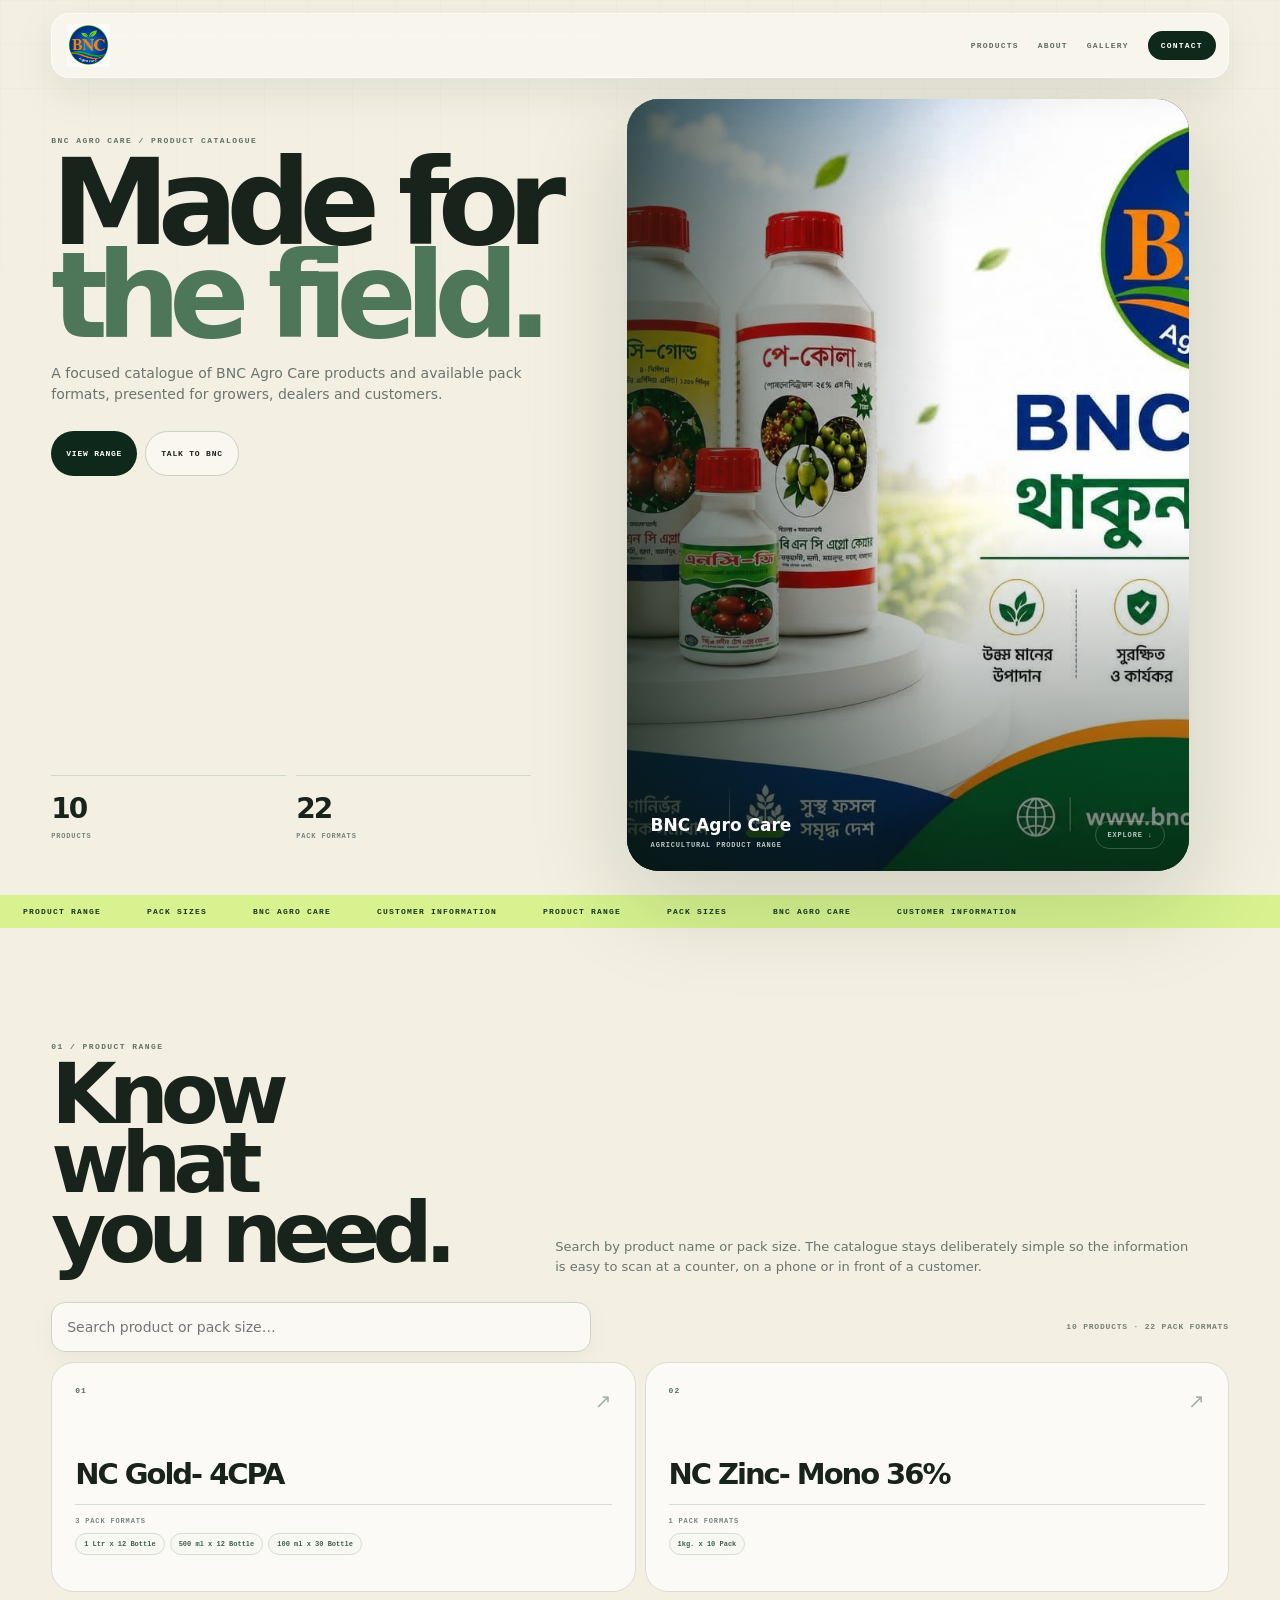
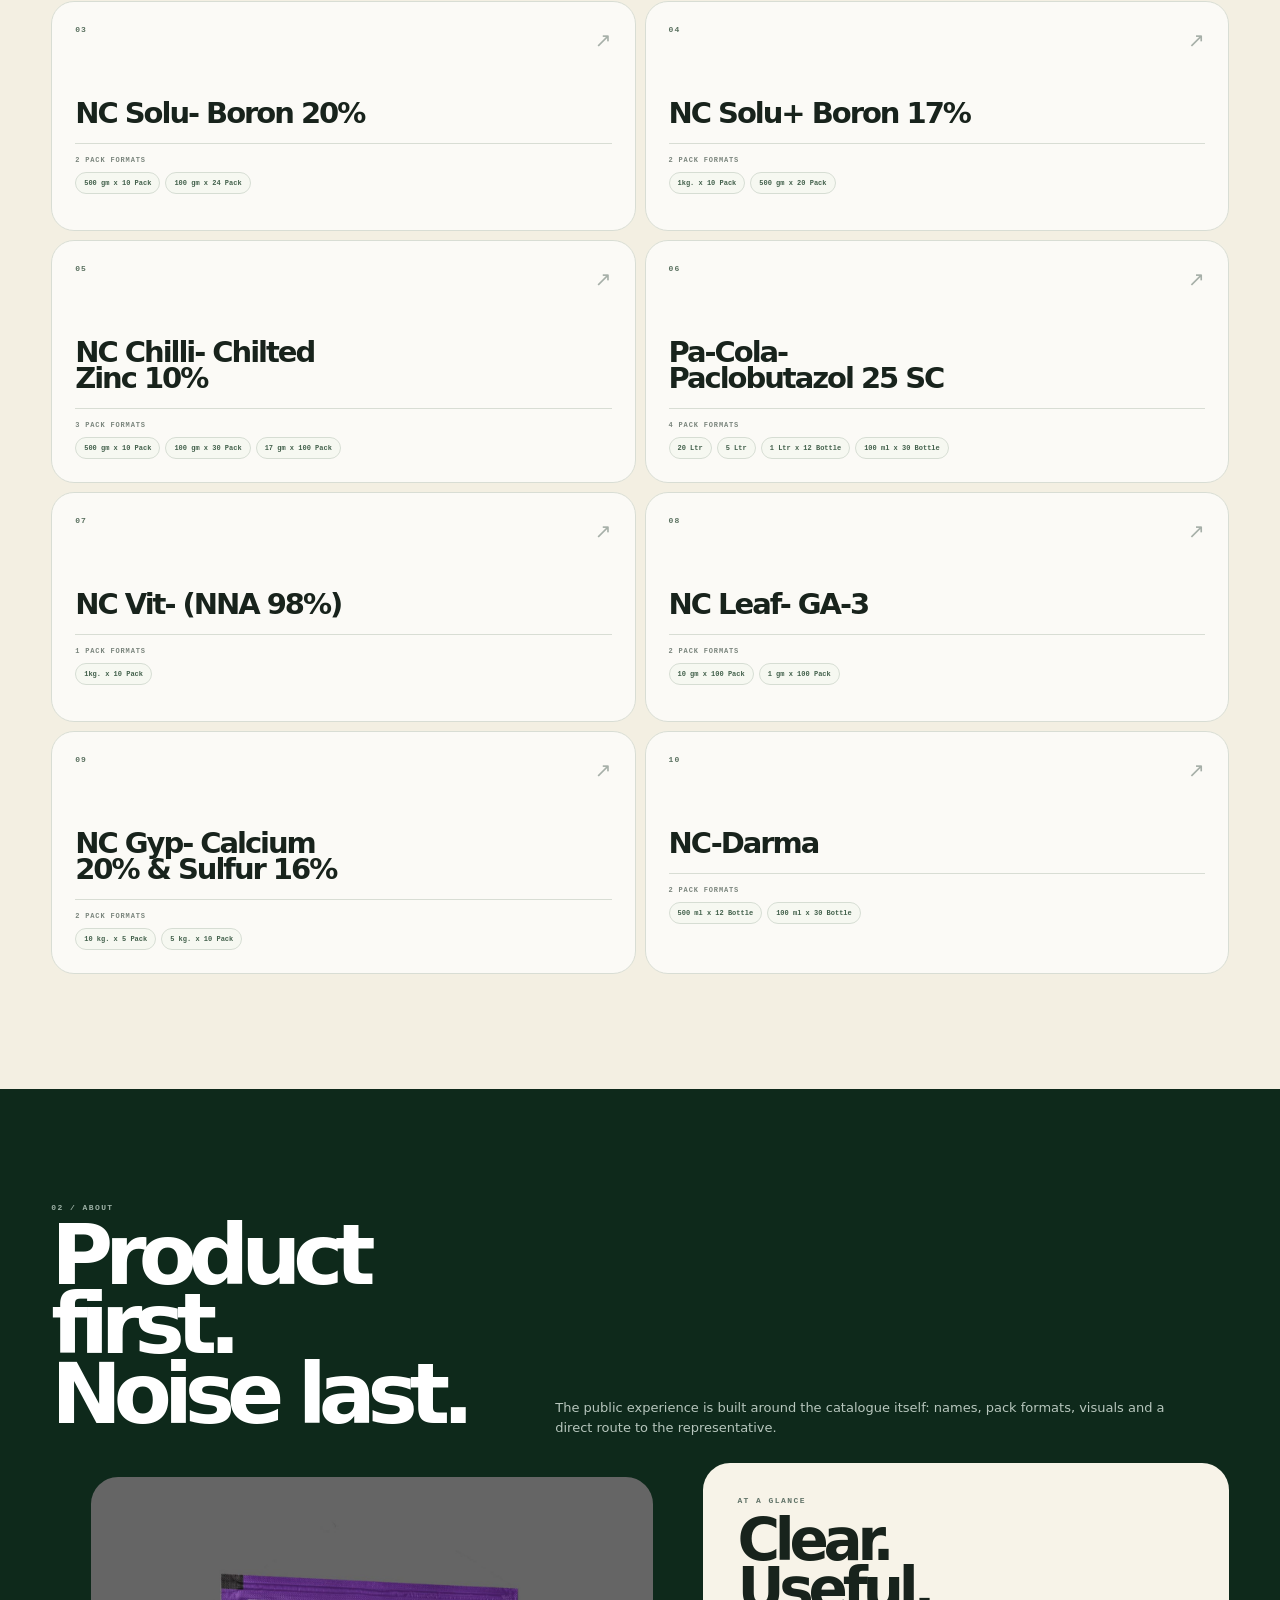
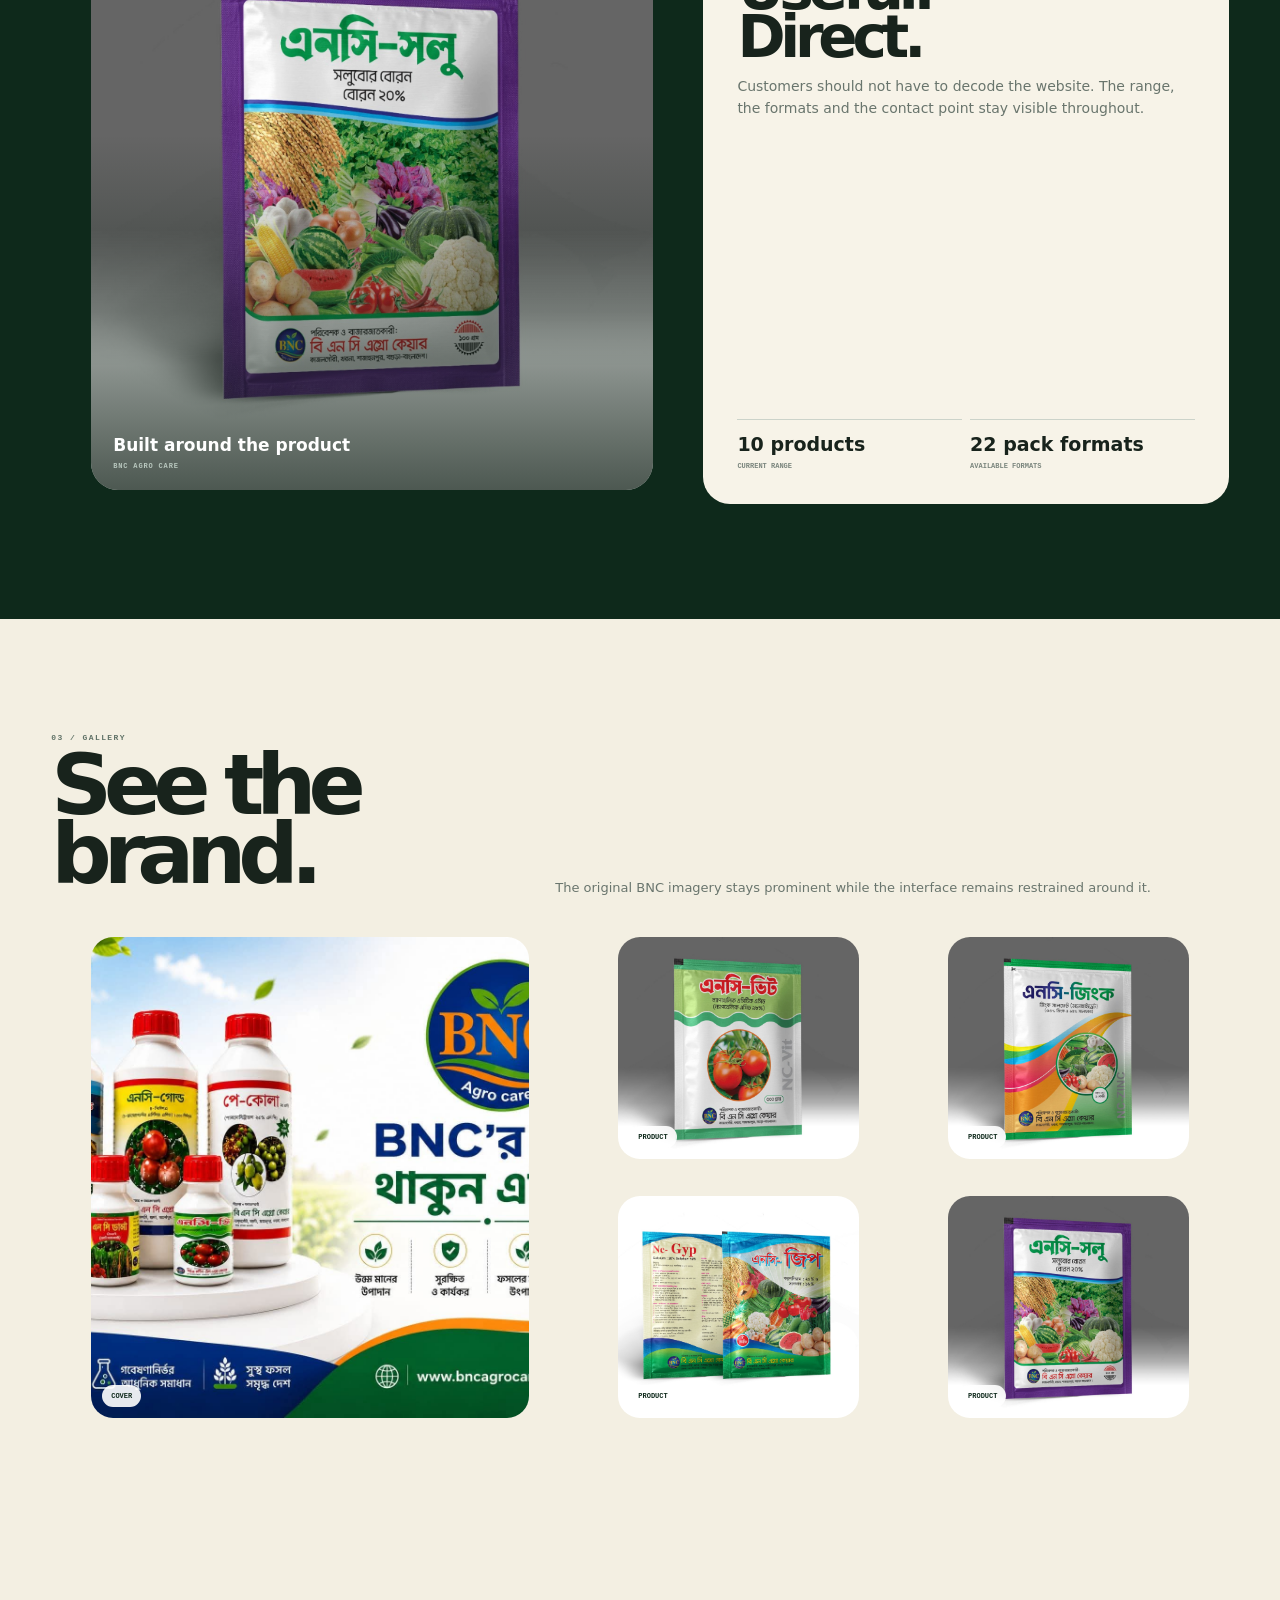
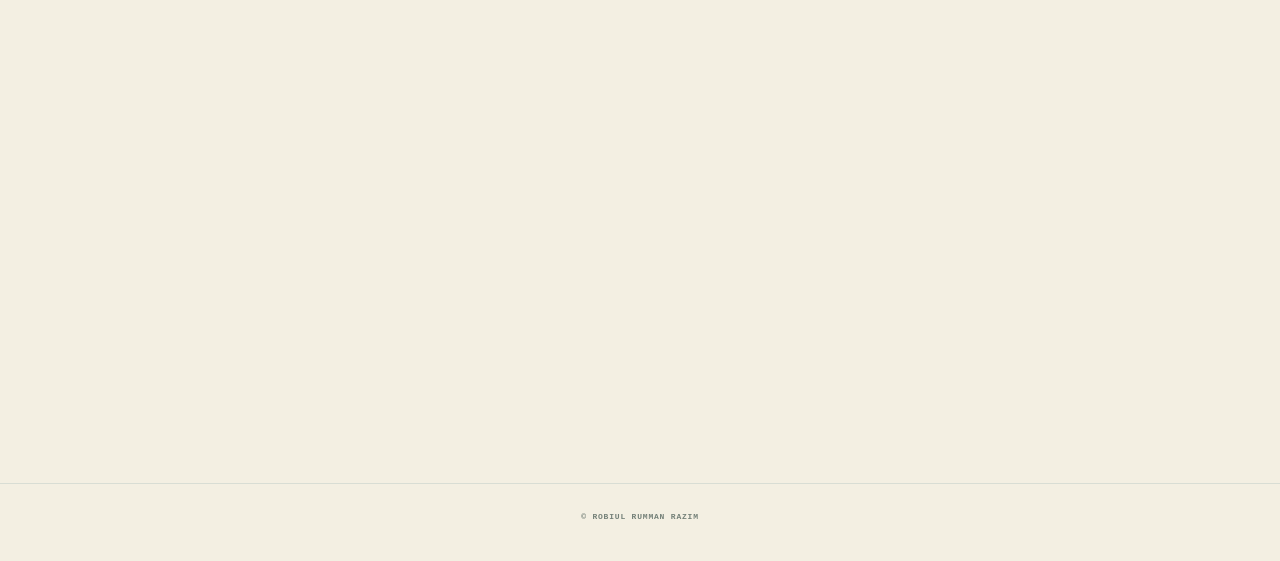
<file: index.html>
<!doctype html>
<!--
  What this does:
  This is the website's main entry page for the BNC Agrocare project; its HTML gives the page structure and the linked assets add the appearance and behavior.
-->
<html lang="en">
<head>
<meta charset="utf-8">
<meta name="viewport" content="width=device-width,initial-scale=1,viewport-fit=cover">
<meta name="theme-color" content="#0e291b">
<meta name="description" content="BNC Agro Care — agricultural products, pack sizes and contact information.">
<link rel="manifest" href="./manifest.webmanifest">
<link rel="icon" href="./FB_IMG_1789811599210.jpg">
<title>BNC Agro Care</title>
<style>
:root{--forest:#0e291b;--forest2:#173b27;--lime:#d7f28f;--cream:#f3efe2;--paper:#fbfaf6;--ink:#18231c;--muted:#69756d;--line:#d8ddd4;--white:#fff;--ease:cubic-bezier(.2,.8,.2,1)}
*{box-sizing:border-box}
html{scroll-behavior:smooth}
body{margin:0;background:var(--cream);color:var(--ink);font:14px/1.55 Inter,system-ui,-apple-system,BlinkMacSystemFont,"Segoe UI",sans-serif;overflow-x:hidden}
body:before{content:"";position:fixed;inset:0;pointer-events:none;opacity:.11;background-image:linear-gradient(90deg,rgba(14,41,27,.13) 1px,transparent 1px),linear-gradient(rgba(14,41,27,.13) 1px,transparent 1px);background-size:44px 44px;mask-image:linear-gradient(#000,transparent 65%)}
a{color:inherit;text-decoration:none}img{display:block;max-width:100%}button,input{font:inherit}
.shell{width:min(1380px,92vw);margin:auto}
.top{position:fixed;inset:0 0 auto;z-index:50;padding:13px 0;pointer-events:none}
.topBar{pointer-events:auto;display:flex;justify-content:space-between;align-items:center;gap:16px;padding:10px 12px 10px 15px;border:1px solid rgba(255,255,255,.45);border-radius:18px;background:rgba(249,247,239,.82);box-shadow:0 14px 44px rgba(11,35,21,.08);backdrop-filter:blur(22px)}
.logo{width:162px;height:43px}.logo img{width:100%;height:100%;object-fit:contain;object-position:left center}
.nav{display:flex;align-items:center;gap:19px}.nav a{font:900 8px ui-monospace,SFMono-Regular,Consolas,monospace;letter-spacing:.15em;text-transform:uppercase;color:#5e6d63}.nav a:hover{color:var(--forest)}.nav .cta{padding:10px 13px;border-radius:999px;background:var(--forest);color:var(--white)}
.menu{display:none;border:1px solid var(--line);background:var(--white);border-radius:999px;padding:9px 12px;font:900 8px ui-monospace,SFMono-Regular,Consolas,monospace;text-transform:uppercase}
.mobileNav{display:none}
.hero{padding-top:85px}.heroGrid{display:grid;grid-template-columns:.9fr 1.1fr;min-height:calc(100vh - 100px);gap:10px}
.heroCopy{display:flex;flex-direction:column;justify-content:space-between;padding:52px 18px 45px 0}.eyebrow{font:900 8px/1 ui-monospace,SFMono-Regular,Consolas,monospace;letter-spacing:.18em;text-transform:uppercase;color:#607267}.heroCopy h1{font-size:clamp(66px,9.3vw,146px);line-height:.78;letter-spacing:-.1em;margin:12px 0 20px;max-width:700px}.heroCopy h1 em{font-style:normal;color:#4e7659}.heroCopy p{max-width:560px;color:var(--muted);font-size:14px}.heroLinks{display:flex;gap:8px;flex-wrap:wrap;margin-top:25px}.btn{display:inline-flex;align-items:center;justify-content:center;min-height:45px;padding:0 15px;border-radius:999px;font:900 8px ui-monospace,SFMono-Regular,Consolas,monospace;letter-spacing:.1em;text-transform:uppercase;transition:transform .35s var(--ease),background .25s}.btn:hover{transform:translateY(-2px)}.btnDark{background:var(--forest);color:#fff}.btnLight{border:1px solid #cad2c8;background:rgba(255,255,255,.48)}
.heroStats{display:grid;grid-template-columns:1fr 1fr;gap:10px;max-width:480px}.heroStat{padding-top:11px;border-top:1px solid #cfd6cd}.heroStat strong{display:block;font-size:28px;letter-spacing:-.07em}.heroStat span{display:block;margin-top:2px;color:#78847d;font:900 7px ui-monospace,SFMono-Regular,Consolas,monospace;letter-spacing:.12em;text-transform:uppercase}
.heroImage{position:relative;min-height:690px;overflow:hidden;border-radius:32px;background:var(--forest);box-shadow:0 30px 100px rgba(11,37,21,.16)}.heroImage img{width:100%;height:100%;object-fit:cover;transform:scale(1.04);transition:transform 1.2s var(--ease)}.heroImage:hover img{transform:scale(1.075)}.heroImage:after{content:"";position:absolute;inset:0;background:linear-gradient(90deg,rgba(8,23,14,.72),transparent 58%),linear-gradient(0deg,rgba(8,23,14,.58),transparent 45%)}.heroTag{position:absolute;z-index:2;left:24px;right:24px;bottom:22px;display:flex;justify-content:space-between;gap:15px;align-items:end;color:#fff}.heroTag strong{font-size:17px}.heroTag span{display:block;margin-top:3px;color:#b9c8bf;font:900 7px ui-monospace,SFMono-Regular,Consolas,monospace;letter-spacing:.12em;text-transform:uppercase}.scrollMark{padding:9px 11px;border:1px solid rgba(255,255,255,.2);border-radius:999px;font:900 7px ui-monospace,SFMono-Regular,Consolas,monospace;text-transform:uppercase}
.ticker{margin-top:10px;background:var(--lime);overflow:hidden}.tickerTrack{width:max-content;display:flex;animation:marquee 27s linear infinite}.ticker span{padding:12px 23px;color:#183720;font:900 8px ui-monospace,SFMono-Regular,Consolas,monospace;letter-spacing:.15em;text-transform:uppercase}@keyframes marquee{to{transform:translateX(-50%)}}
.section{padding:115px 0}.sectionHead{display:grid;grid-template-columns:.8fr 1.2fr;gap:55px;align-items:end;margin-bottom:25px}.title{font-size:clamp(48px,6.6vw,92px);line-height:.82;letter-spacing:-.095em;margin:9px 0}.lead{max-width:640px;color:var(--muted);font-size:13px;margin:0}
.catalogTop{display:flex;justify-content:space-between;align-items:center;gap:14px;margin-bottom:10px}.search{height:50px;width:min(540px,100%);border:1px solid #ccd4ca;border-radius:14px;background:rgba(255,255,255,.62);padding:0 15px;outline:none;color:var(--ink);box-shadow:0 8px 25px rgba(10,30,18,.04)}.search:focus{border-color:#83a269;box-shadow:0 0 0 4px rgba(131,162,105,.12)}.count{font:900 8px ui-monospace,SFMono-Regular,Consolas,monospace;color:#748078;text-transform:uppercase;letter-spacing:.1em}
.products{display:grid;grid-template-columns:repeat(2,minmax(0,1fr));gap:9px}.product{position:relative;min-height:230px;padding:23px;border:1px solid var(--line);border-radius:23px;background:rgba(255,255,255,.68);overflow:hidden;transition:transform .45s var(--ease),box-shadow .45s var(--ease),border-color .3s}.product:before{content:"";position:absolute;inset:0;background:linear-gradient(135deg,rgba(215,242,143,.16),transparent 46%);opacity:0;transition:opacity .4s}.product:hover{transform:translateY(-5px);box-shadow:0 28px 70px rgba(11,35,21,.1);border-color:#c4cdc1}.product:hover:before{opacity:1}.productTop,.product h3,.packLabel,.packs{position:relative;z-index:1}.productTop{display:flex;justify-content:space-between;gap:10px}.productCode{font:900 8px ui-monospace,SFMono-Regular,Consolas,monospace;letter-spacing:.14em;color:#59705f}.productMark{font-size:20px;color:#a6afa8;transition:transform .35s}.product:hover .productMark{transform:translate(4px,-4px);color:var(--forest)}.product h3{font-size:29px;line-height:.9;letter-spacing:-.07em;max-width:15ch;margin:44px 0 17px}.packLabel{padding-top:12px;border-top:1px solid var(--line);font:900 7px ui-monospace,SFMono-Regular,Consolas,monospace;color:#7a857d;letter-spacing:.12em;text-transform:uppercase}.packs{display:flex;flex-wrap:wrap;gap:5px;margin-top:8px}.pack{padding:6px 8px;border:1px solid #d6ddd3;background:#f6f8f1;border-radius:999px;color:#42604b;font:800 7px ui-monospace,SFMono-Regular,Consolas,monospace}
.story{background:var(--forest);color:#fff;overflow:hidden}.storyGrid{display:grid;grid-template-columns:1.1fr .9fr;gap:10px}.storyImage,.storyCard{min-height:560px;border-radius:27px;overflow:hidden}.storyImage{position:relative}.storyImage img{width:100%;height:100%;object-fit:cover;transition:transform 1s var(--ease)}.storyImage:hover img{transform:scale(1.04)}.storyImage:after{content:"";position:absolute;inset:0;background:linear-gradient(0deg,rgba(8,24,14,.72),transparent 58%)}.storyImage figcaption{position:absolute;z-index:1;left:22px;bottom:20px}.storyImage strong{display:block;font-size:17px}.storyImage span{display:block;margin-top:3px;color:#b9c8bf;font:900 7px ui-monospace,SFMono-Regular,Consolas,monospace;text-transform:uppercase;letter-spacing:.12em}.storyCard{background:#f7f3e8;color:var(--ink);padding:34px;display:flex;flex-direction:column;justify-content:space-between}.storyCard h3{font-size:58px;line-height:.84;letter-spacing:-.09em;margin:11px 0}.storyCard p{max-width:470px;color:var(--muted)}.facts{display:grid;grid-template-columns:1fr 1fr;gap:8px}.fact{border-top:1px solid #ccd3ca;padding-top:10px}.fact strong{display:block;font-size:19px}.fact span{display:block;margin-top:2px;color:#7a857d;font:900 7px ui-monospace,SFMono-Regular,Consolas,monospace;text-transform:uppercase}
.gallery{display:grid;grid-template-columns:1.05fr .65fr .65fr;grid-template-rows:250px 250px;gap:9px}.tile{position:relative;overflow:hidden;border-radius:22px;background:#d5dbd3}.tile:first-child{grid-row:span 2}.tile img{width:100%;height:100%;object-fit:cover;transition:transform .9s var(--ease)}.tile:hover img{transform:scale(1.045)}.tile span{position:absolute;left:11px;bottom:11px;padding:7px 9px;border-radius:999px;background:rgba(255,255,255,.9);font:900 7px ui-monospace,SFMono-Regular,Consolas,monospace;color:var(--forest);text-transform:uppercase}
.contactCard{display:grid;grid-template-columns:1.1fr .9fr;gap:9px}.contactMain,.contactSide{border-radius:27px;padding:35px}.contactMain{background:#e6eadf}.contactMain h2{font-size:clamp(52px,6.5vw,92px);line-height:.8;letter-spacing:-.095em;margin:11px 0 19px}.contactMain p{max-width:620px;color:var(--muted)}.contactSide{background:var(--forest);color:#fff;display:flex;flex-direction:column;justify-content:flex-end}.contactSide small{font:900 7px ui-monospace,SFMono-Regular,Consolas,monospace;letter-spacing:.15em;text-transform:uppercase;color:#9eb1a6}.contactSide a{font:900 17px ui-monospace,SFMono-Regular,Consolas,monospace;margin-top:5px}.contactSide a+a{margin-top:18px;color:#d8f09f}
.footer{padding:28px 0 40px;border-top:1px solid var(--line);text-align:center;color:#748078;font:900 8px ui-monospace,SFMono-Regular,Consolas,monospace;letter-spacing:.1em;text-transform:uppercase}
.reveal{opacity:0;transform:translateY(22px);transition:opacity .8s var(--ease),transform .8s var(--ease);transition-delay:calc(var(--delay,0)*70ms)}.reveal.in{opacity:1;transform:none}
@media(max-width:920px){.nav{display:none}.menu{display:block}.topBar{position:relative}.top{padding:10px}.mobileNav{display:none;pointer-events:auto;margin-top:5px;padding:12px;border-radius:16px;background:rgba(249,247,239,.94);border:1px solid var(--line);gap:11px;flex-direction:column}.mobileNav.open{display:flex}.mobileNav a{font:900 8px ui-monospace,SFMono-Regular,Consolas,monospace;text-transform:uppercase;color:#526259}.heroGrid,.storyGrid,.contactCard,.sectionHead{grid-template-columns:1fr}.hero{padding-top:74px}.heroCopy{padding-right:0}.heroImage{min-height:520px}.heroStats{max-width:none}.section{padding:82px 0}}
@media(max-width:680px){.shell{width:92vw}.logo{width:138px;height:38px}.heroCopy h1{font-size:clamp(58px,16vw,88px)}.heroImage{min-height:420px;border-radius:24px}.heroStats{grid-template-columns:1fr 1fr}.products{grid-template-columns:1fr}.product h3{font-size:27px}.storyImage,.storyCard{min-height:370px}.storyCard{padding:27px}.storyCard h3{font-size:48px}.gallery{grid-template-columns:1fr;grid-template-rows:260px}.tile:first-child{grid-row:auto}.contactMain,.contactSide{padding:27px}}
@media(prefers-reduced-motion:reduce){html{scroll-behavior:auto}.tickerTrack{animation:none}.heroImage img,.product,.tile img,.storyImage img,.btn{transition:none}.reveal{opacity:1;transform:none;transition:none}}
</style>
</head>
<body>
<header class="top">
  <div class="shell topBar">
    <a class="logo" href="./" aria-label="BNC Agro Care"><img src="./FB_IMG_1789811599210.jpg" alt="BNC Agro Care"></a>
    <nav class="nav"><a href="#products">Products</a><a href="#about">About</a><a href="#gallery">Gallery</a><a class="cta" href="#contact">Contact</a></nav>
    <button class="menu" id="menu" type="button" aria-expanded="false">Menu</button>
  </div>
  <nav class="shell mobileNav" id="mobileNav"><a href="#products">Products</a><a href="#about">About</a><a href="#gallery">Gallery</a><a href="#contact">Contact</a></nav>
</header>

<main>
<section class="hero">
  <div class="shell heroGrid">
    <div class="heroCopy reveal">
      <div>
        <div class="eyebrow">BNC Agro Care / Product Catalogue</div>
        <h1>Made for<br><em>the field.</em></h1>
        <p>A focused catalogue of BNC Agro Care products and available pack formats, presented for growers, dealers and customers.</p>
        <div class="heroLinks"><a class="btn btnDark" href="#products">View range</a><a class="btn btnLight" href="#contact">Talk to BNC</a></div>
      </div>
      <div class="heroStats">
        <div class="heroStat"><strong id="heroProducts">—</strong><span>Products</span></div>
        <div class="heroStat"><strong id="heroPacks">—</strong><span>Pack formats</span></div>
      </div>
    </div>
    <figure class="heroImage reveal" style="--delay:1">
      <img src="./FB_IMG_1789811611633.jpg" alt="BNC Agro Care">
      <figcaption class="heroTag"><div><strong>BNC Agro Care</strong><span>Agricultural product range</span></div><span class="scrollMark">Explore ↓</span></figcaption>
    </figure>
  </div>
</section>

<div class="ticker" aria-hidden="true"><div class="tickerTrack"><span>Product range</span><span>Pack sizes</span><span>BNC Agro Care</span><span>Customer information</span><span>Product range</span><span>Pack sizes</span><span>BNC Agro Care</span><span>Customer information</span></div></div>

<section class="section" id="products">
  <div class="shell">
    <div class="sectionHead reveal"><div><div class="eyebrow">01 / Product range</div><h2 class="title">Know what<br>you need.</h2></div><p class="lead">Search by product name or pack size. The catalogue stays deliberately simple so the information is easy to scan at a counter, on a phone or in front of a customer.</p></div>
    <div class="catalogTop reveal" style="--delay:1"><input class="search" id="search" type="search" autocomplete="off" placeholder="Search product or pack size…"><span class="count" id="catalogCount">Loading…</span></div>
    <div class="products" id="productGrid" aria-live="polite"></div>
  </div>
</section>

<section class="section story" id="about">
  <div class="shell">
    <div class="sectionHead reveal"><div><div class="eyebrow" style="color:#9db1a6">02 / About</div><h2 class="title">Product first.<br>Noise last.</h2></div><p class="lead" style="color:#b7c6bd">The public experience is built around the catalogue itself: names, pack formats, visuals and a direct route to the representative.</p></div>
    <div class="storyGrid">
      <figure class="storyImage reveal"><img src="./IMG-20260713-WA0000.jpg" alt="BNC Agro Care" loading="lazy"><figcaption><strong>Built around the product</strong><span>BNC Agro Care</span></figcaption></figure>
      <article class="storyCard reveal" style="--delay:1"><div><div class="eyebrow">At a glance</div><h3>Clear.<br>Useful.<br>Direct.</h3><p>Customers should not have to decode the website. The range, the formats and the contact point stay visible throughout.</p></div><div class="facts"><div class="fact"><strong id="infoProducts">— products</strong><span>Current range</span></div><div class="fact"><strong id="infoPacks">— pack formats</strong><span>Available formats</span></div></div></article>
    </div>
  </div>
</section>

<section class="section" id="gallery">
  <div class="shell">
    <div class="sectionHead reveal"><div><div class="eyebrow">03 / Gallery</div><h2 class="title">See the<br>brand.</h2></div><p class="lead">The original BNC imagery stays prominent while the interface remains restrained around it.</p></div>
    <div class="gallery reveal">
      <figure class="tile"><img src="./FB_IMG_1789811611633.jpg" alt="BNC Agro Care cover" loading="lazy"><span>Cover</span></figure>
      <figure class="tile"><img src="./IMG-20260713-WA0001.jpg" alt="BNC Agro Care product" loading="lazy"><span>Product</span></figure>
      <figure class="tile"><img src="./IMG-20260713-WA0002.jpg" alt="BNC Agro Care product" loading="lazy"><span>Product</span></figure>
      <figure class="tile"><img src="./IMG-20260713-WA0003.jpg" alt="BNC Agro Care product" loading="lazy"><span>Product</span></figure>
      <figure class="tile"><img src="./IMG-20260713-WA0000.jpg" alt="BNC Agro Care product" loading="lazy"><span>Product</span></figure>
    </div>
  </div>
</section>

<section class="section" id="contact" style="padding-top:0">
  <div class="shell">
    <div class="contactCard reveal">
      <div class="contactMain"><div class="eyebrow">04 / Contact</div><h2>Need a product?<br>Talk to BNC.</h2><p>For product information, pack-size questions and business enquiries, contact the representative directly.</p><div class="heroLinks"><a class="btn btnDark" href="tel:+8801718306103">Call representative</a></div></div>
      <div class="contactSide"><small>Representative</small><a href="tel:+8801718306103">Md Rezaul Karim</a><small style="margin-top:20px">Role</small><a href="#contact">Officer BNC Agro Care · Area Manager</a><small style="margin-top:20px">Mobile</small><a href="tel:+8801718306103">01718-306103</a></div>
    </div>
  </div>
</section>
</main>

<footer class="footer"><div class="shell"><a href="https://tamasrazim.github.io/" target="_blank" rel="noopener noreferrer">© Robiul Rumman Razim</a></div></footer>

<script src="./reference/products.js"></script>
<script>
(()=>{
  const data=Array.isArray(window.BNC_PRODUCTS)?window.BNC_PRODUCTS:[];
  const $=s=>document.querySelector(s);
  const grid=$("#productGrid"),search=$("#search"),count=$("#catalogCount");
  const totalPacks=data.reduce((n,p)=>n+(Array.isArray(p.packs)?p.packs.length:0),0);
  $("#heroProducts").textContent=data.length;$("#heroPacks").textContent=totalPacks;
  $("#infoProducts").textContent=data.length+" products";$("#infoPacks").textContent=totalPacks+" pack formats";
  const esc=v=>String(v??"").replace(/[&<>"]/g,c=>({"&":"&amp;","<":"&lt;",">":"&gt;",'"':"&quot;"}[c]));
  function render(term=""){
    const q=term.trim().toLowerCase();
    const list=data.filter(p=>(String(p.name||"")+" "+(p.packs||[]).join(" ")).toLowerCase().includes(q));
    const packs=list.reduce((n,p)=>n+(p.packs||[]).length,0);
    count.textContent=list.length+" product"+(list.length===1?"":"s")+" · "+packs+" pack format"+(packs===1?"":"s");
    if(!list.length){
      grid.innerHTML='<div style="grid-column:1/-1;padding:42px;border:1px dashed #c5cec4;border-radius:22px;text-align:center;color:#738078">No matching product found.</div>';
      return;
    }
    grid.innerHTML=list.map((p,i)=>'<article class="product reveal" style="--delay:'+Math.min(i,6)+'"><div class="productTop"><span class="productCode">'+esc(p.code||String(i+1).padStart(2,"0"))+'</span><span class="productMark">↗</span></div><h3>'+esc(p.name)+'</h3><div class="packLabel">'+(p.packs?.length||0)+' pack formats</div><div class="packs">'+(p.packs||[]).map(v=>'<span class="pack">'+esc(v)+'</span>').join("")+'</div></article>').join("");
    requestAnimationFrame(()=>document.querySelectorAll(".product.reveal").forEach((el,i)=>setTimeout(()=>el.classList.add("in"),i*35)));
  }
  search.addEventListener("input",e=>render(e.target.value));
  render();
  const menu=$("#menu"),mobile=$("#mobileNav");
  menu.addEventListener("click",()=>{const open=mobile.classList.toggle("open");menu.setAttribute("aria-expanded",String(open))});
  mobile.querySelectorAll("a").forEach(a=>a.addEventListener("click",()=>{mobile.classList.remove("open");menu.setAttribute("aria-expanded","false")}));
  const io=new IntersectionObserver(entries=>entries.forEach(e=>{if(e.isIntersecting)e.target.classList.add("in")}),{threshold:.1});
  document.querySelectorAll(".reveal").forEach(el=>io.observe(el));
})();
</script>
<script>if("serviceWorker"in navigator)navigator.serviceWorker.register("./sw.js").catch(()=>{});</script>
</body>
</html>
</file>
